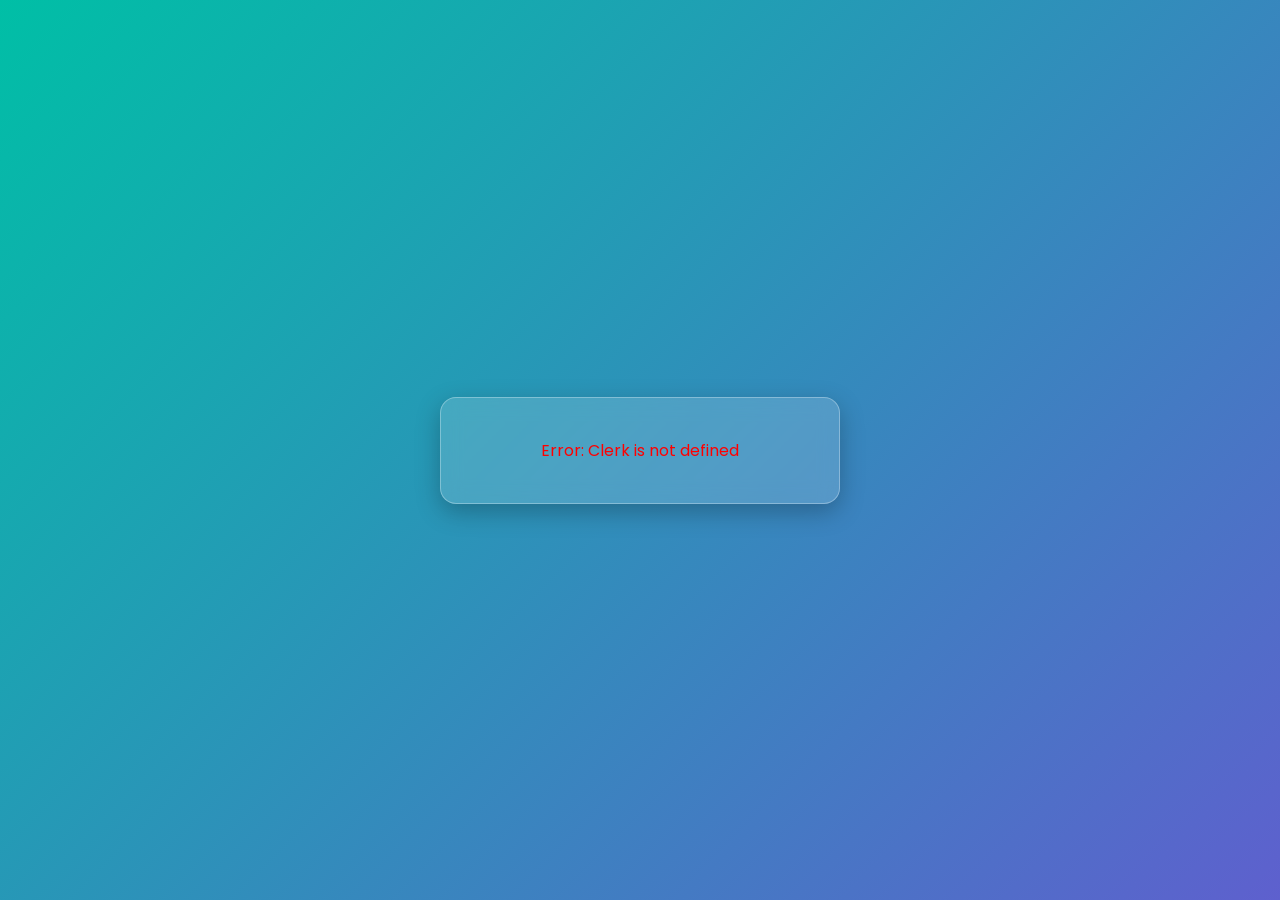
<file: frontend/clerk.html>
<!DOCTYPE html>
<html lang="en">
<head>
  <meta charset="UTF-8" />
  <meta name="viewport" content="width=device-width, initial-scale=1.0" />
  <title>Login | SitWise</title>
  <link href="https://fonts.googleapis.com/css2?family=Poppins:wght@400;600&display=swap" rel="stylesheet" />
  <style>
    * {
      margin: 0;
      padding: 0;
      box-sizing: border-box;
      font-family: 'Poppins', sans-serif;
    }

    body {
      height: 100vh;
      background: linear-gradient(135deg, #00bfa6, #5e60ce);
      display: flex;
      justify-content: center;
      align-items: center;
    }

    #app {
      background: rgba(255, 255, 255, 0.15);
      backdrop-filter: blur(10px);
      border: 1px solid rgba(255, 255, 255, 0.3);
      border-radius: 1rem;
      padding: 2.5rem 2rem;
      box-shadow: 0 8px 24px rgba(0, 0, 0, 0.25);
      width: 100%;
      max-width: 400px;
      text-align: center;
      color: white;
    }

    #app h2 {
      font-size: 1.8rem;
      margin-bottom: 1.5rem;
      font-weight: 600;
    }

    #sign-in {
      margin-top: 1rem;
    }

    @media (max-width: 500px) {
      #app {
        padding: 2rem 1rem;
        border-radius: 0.75rem;
      }

      #app h2 {
        font-size: 1.5rem;
      }
    }
  </style>
</head>
<body>
  <div id="app">
    <!-- Login UI will load here -->
  </div>

  <!-- Clerk.js -->
  <script
    async
    crossorigin="anonymous"
    data-clerk-publishable-key="pk_test_dGlkeS1vc3ByZXktNDIuY2xlcmsuYWNjb3VudHMuZGV2JA"
    src="https://model-wahoo-94.clerk.accounts.dev/npm/@clerk/clerk-js@latest/dist/clerk.browser.js"
    type="text/javascript">
  </script>

  <!-- Main script -->
  <script>
    window.addEventListener('load', async function () {
      try {
        await Clerk.load();
        console.log('ClerkJS is loaded');

        const appDiv = document.getElementById('app');

        if (Clerk.user) {
          // Already signed in → redirect
          window.location.href = 'posture.html';
        } else {
          // Not signed in → mount sign-in UI
          appDiv.innerHTML = `<h2>Welcome to SitWise</h2><div id="sign-in"></div>`;

          Clerk.mountSignIn(document.getElementById('sign-in'), {
            afterSignInUrl: 'posture.html',
            afterSignUpUrl: 'posture.html'
          });
        }
      } catch (err) {
        console.error('Clerk failed to load:', err);
        document.getElementById('app').innerHTML = `<p style="color:red;">Error: ${err.message}</p>`;
      }
    });
  </script>
</body>
</html>
</file>
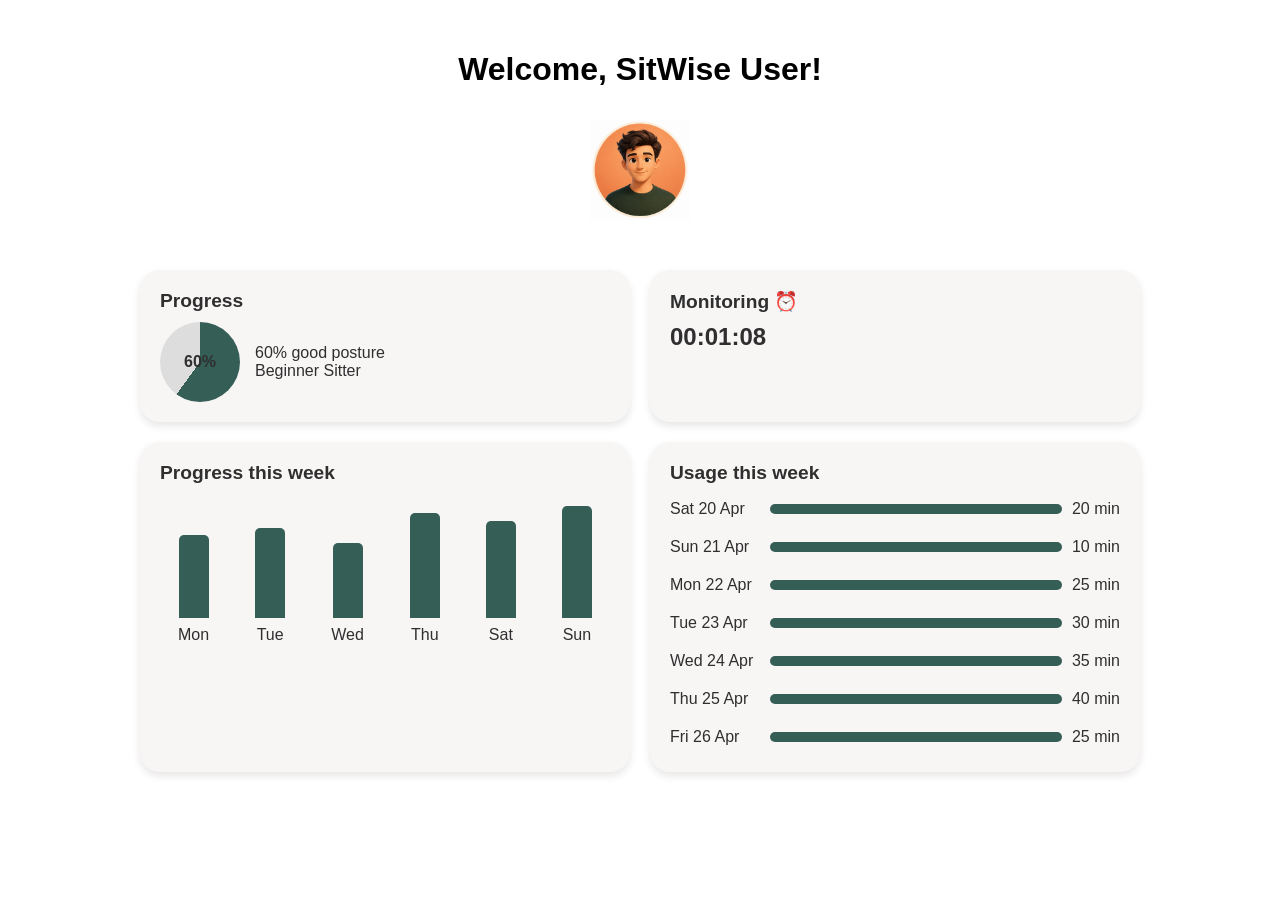
<file: frontend/dashboard.html>
<!DOCTYPE html>
<html lang="en">
<head>
  <meta charset="UTF-8">
  <meta name="viewport" content="width=device-width, initial-scale=1.0">
  <title>Posture Pal Dashboard</title>
  <style>
    body {
      font-family: 'Segoe UI', Tahoma, Geneva, Verdana, sans-serif;
      margin: 0;
      padding: 0;
      background-color: var(--bg);
      color: #2f2f2f;
    }
    .dashboard {
      max-width: 1000px;
      margin: auto;
      padding: 30px 20px;
    }
    .header {
      display: flex;
      justify-content: space-between;
      align-items: center;
      margin-bottom: 30px;
      flex-wrap: wrap;
    }
    .header h1 {
      font-size: 2em;
      color: black;
      flex: 1 1 100%;
      text-align: center;
    }
    .header img {
      height: 100px;
      margin: 10px auto;
    }
    .overview {
      display: flex;
      justify-content: space-between;
      flex-wrap: wrap;
      gap: 20px;
    }
    .card {
      margin: 10px auto;
      background-color: rgb(248, 245, 245);
      border-radius: 20px;
      padding: 20px;
      flex: 1 1 280px;
      box-shadow: 0 4px 8px rgba(0,0,0,0.1);
    }
    .progress-circle {
      width: 80px;
      height: 80px;
      border-radius: 50%;
      background: conic-gradient( #355e57 60%, #ddd 0);
      display: flex;
      align-items: center;
      justify-content: center;
      font-size: 16px;
      font-weight: bold;
      margin-right: 15px;
    }
    .progress-content {
      display: flex;
      align-items: center;
      flex-wrap: wrap;
    }
    .section-title {
      font-size: 1.2em;
      margin-bottom: 10px;
    }
    .bar-container {
      display: flex;
      justify-content: space-around;
      align-items: flex-end;
      height: 150px;
      gap: 10px;
      flex-wrap: wrap;
    }
    .bar-vertical {
      width: 30px;
      background-color: #355e57;
      border-radius: 5px 5px 0 0;
      display: flex;
      align-items: flex-end;
      justify-content: center;
      transition: height 0.3s ease;
    }
    .bar-label-vertical {
      text-align: center;
      margin-top: 8px;
    }
    .bar-column {
      display: flex;
      flex-direction: column;
      align-items: center;
      justify-content: flex-end;
    }
    .bar-row {
      display: flex;
      justify-content: space-between;
      align-items: center;
      margin: 6px 0;
      width: 100%;
      flex-wrap: wrap;
    }
    .bar-label {
      flex: 0 0 90px;
    }
    .bar-horizontal {
      height: 10px;
      background-color:  #355e57;
      border-radius: 5px;
      margin: 0 10px;
      flex-grow: 1;
    }
    @media (max-width: 600px) {
      .progress-content {
        flex-direction: column;
        align-items: center;
      }
      .progress-circle {
        margin-bottom: 10px;
      }
      .header h1 {
        font-size: 1.5em;
      }
      .header img {
        height: 80px;
      }
    }
  </style>
</head>
<body>
  <div class="dashboard">
    <div class="header">
      <h1>Welcome, SitWise User!</h1>
      <img src="./assets/admi-removebg-preview.png" alt="User Icon">
    </div>

    <div class="overview">
      <div class="card">
        <div class="section-title"><b>Progress</b></div>
        <div class="progress-content">
          <div class="progress-circle">60%</div>
          <div>60% good posture<br>Beginner Sitter</div>
        </div>
      </div>

      <div class="card">
        <div class="section-title"><b>Monitoring ⏰</b></div>
        <div style="font-size: 1.5em; font-weight: bold;">00:01:08</div>
      </div>
    </div>

    <div class="overview">
      <div class="card">
        <div class="section-title"><b>Progress this week</b></div>
        <div class="bar-container">
          <div class="bar-column"><div class="bar-vertical" style="height: 83px;"></div><div class="bar-label-vertical">Mon</div></div>
          <div class="bar-column"><div class="bar-vertical" style="height: 90px;"></div><div class="bar-label-vertical">Tue</div></div>
          <div class="bar-column"><div class="bar-vertical" style="height: 75px;"></div><div class="bar-label-vertical">Wed</div></div>
          <div class="bar-column"><div class="bar-vertical" style="height: 105px;"></div><div class="bar-label-vertical">Thu</div></div>
          <div class="bar-column"><div class="bar-vertical" style="height: 97px;"></div><div class="bar-label-vertical">Sat</div></div>
          <div class="bar-column"><div class="bar-vertical" style="height: 112px;"></div><div class="bar-label-vertical">Sun</div></div>
        </div>
      </div>

      <div class="card">
        <div class="section-title"><b>Usage this week</b></div>
        <div style="display: flex; flex-direction: column; gap: 8px;">
          <div class="bar-row"><div class="bar-label">Sat 20 Apr</div><div class="bar-horizontal" style="width: 20%;"></div><div>20 min</div></div>
          <div class="bar-row"><div class="bar-label">Sun 21 Apr</div><div class="bar-horizontal" style="width: 10%;"></div><div>10 min</div></div>
          <div class="bar-row"><div class="bar-label">Mon 22 Apr</div><div class="bar-horizontal" style="width: 25%;"></div><div>25 min</div></div>
          <div class="bar-row"><div class="bar-label">Tue 23 Apr</div><div class="bar-horizontal" style="width: 30%;"></div><div>30 min</div></div>
          <div class="bar-row"><div class="bar-label">Wed 24 Apr</div><div class="bar-horizontal" style="width: 35%;"></div><div>35 min</div></div>
          <div class="bar-row"><div class="bar-label">Thu 25 Apr</div><div class="bar-horizontal" style="width: 40%;"></div><div>40 min</div></div>
          <div class="bar-row"><div class="bar-label">Fri 26 Apr</div><div class="bar-horizontal" style="width: 25%;"></div><div>25 min</div></div>
        </div>
      </div>
    </div>

  </div>
</body>
</html>
</file>
